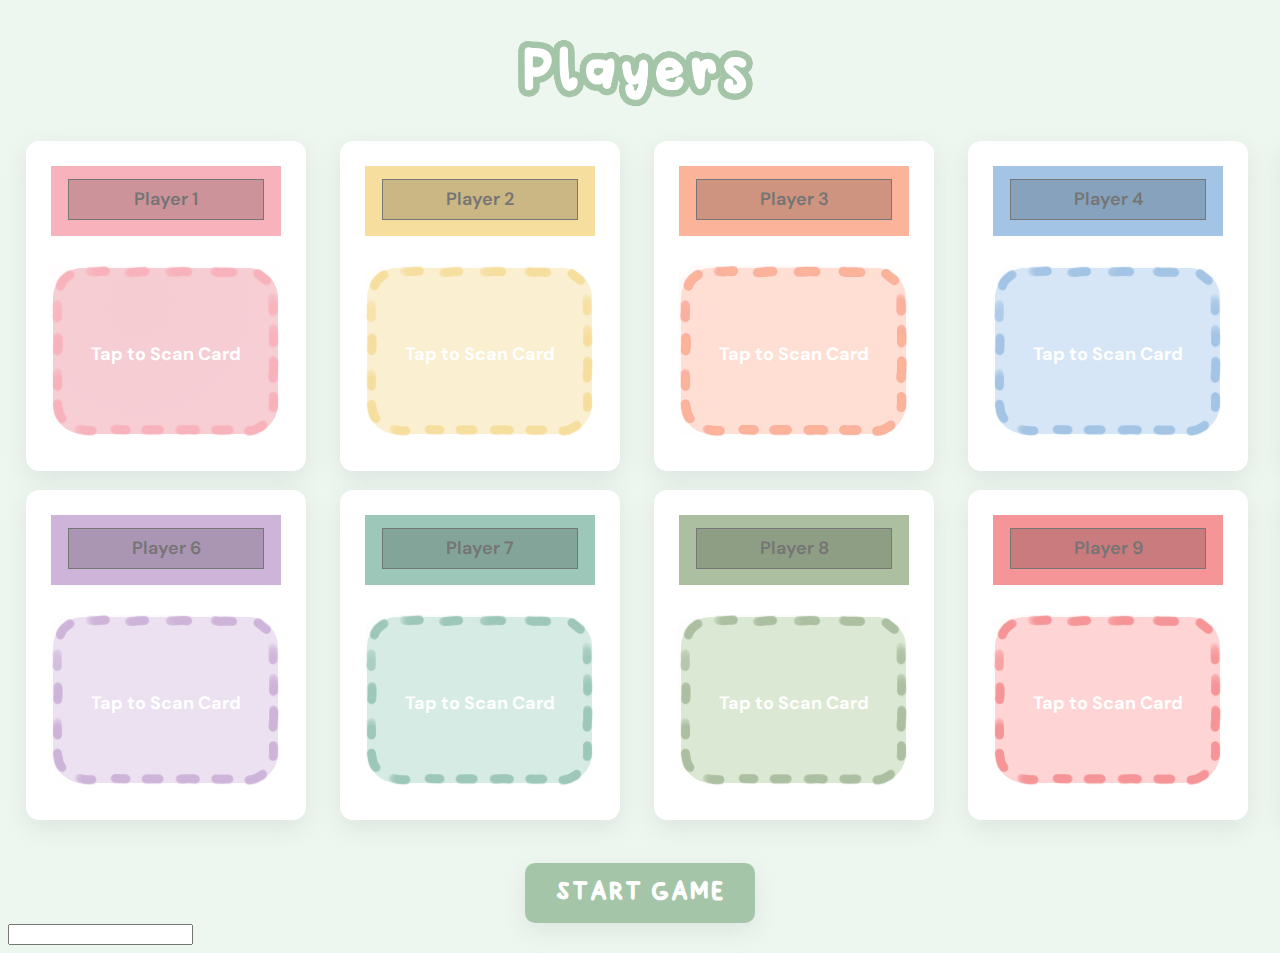
<file: index.html>
<!DOCTYPE html>
<html lang="en">
  <head>
    <script src="main2.js"></script>
    <link rel="stylesheet" href="index.css" />
    <meta charset="UTF-8" />
    <meta name="viewport" content="width=device-width, initial-scale=1.0" />
    <title>Monopoly Banking</title>
  </head>
  <body>
    <img src="players3.png" class="players" />
    <table class="table">
      <tr>
        <td>
          <div class="player_div">
            <div class="name_div" id="pd1">
              <table class="player_name_table">
                <tr>
                  <td><textarea maxlength="15" placeholder="Player 1" class="name" id="name1"></textarea></td>
                </tr>
              </table>
            </div>
            <div class="scan_div">
              <img src="" id="card1" />

              <p class="scan_text" id="text1">Tap to Scan Card</p>
            </div>
          </div>
        </td>
        <td>
          <div class="player_div">
            <div class="name_div" id="pd2">
              <table class="player_name_table">
                <tr>
                  <td><textarea maxlength="15" placeholder="Player 2" class="name" id="name2"></textarea></td>
                </tr>
              </table>
            </div>

            <div class="scan_div">
              <img src="" id="card2" />
              <p class="scan_text" id="text2">Tap to Scan Card</p>
            </div>
          </div>
        </td>
        <td>
          <div class="player_div">
            <div class="name_div" id="pd3">
              <table class="player_name_table">
                <tr>
                  <td><textarea maxlength="15" placeholder="Player 3" class="name" id="name3"></textarea></td>
                </tr>
              </table>
            </div>

            <div class="scan_div">
              <img src="3.png" id="card3" />
              <p class="scan_text" id="text3">Tap to Scan Card</p>
            </div>
          </div>
        </td>
        <td>
          <div class="player_div">
            <div class="name_div" id="pd4">
              <table class="player_name_table">
                <tr>
                  <td><textarea maxlength="15" placeholder="Player 4" class="name" id="name4"></textarea></td>
                </tr>
              </table>
            </div>

            <div class="scan_div">
              <img src="4.png" id="card4" />
              <p class="scan_text" id="text4">Tap to Scan Card</p>
            </div>
          </div>
        </td>
        <td>
          <div class="player_div">
            <div class="name_div" id="pd5">
              <table class="player_name_table">
                <tr>
                  <td><textarea maxlength="15" placeholder="Player 5" class="name" id="name5"></textarea></td>
                </tr>
              </table>
            </div>

            <div class="scan_div">
              <img src="5.png" id="card5" />
              <p class="scan_text" id="text5">Tap to Scan Card</p>
            </div>
          </div>
        </td>
      </tr>
      <tr>
        <td>
          <div class="player_div">
            <div class="name_div" id="pd6">
              <table class="player_name_table">
                <tr>
                  <td><textarea maxlength="15" placeholder="Player 6" class="name" id="name6"></textarea></td>
                </tr>
              </table>
            </div>

            <div class="scan_div">
              <img src="6.png" id="card6" />
              <p class="scan_text" id="text6">Tap to Scan Card</p>
            </div>
          </div>
        </td>
        <td>
          <div class="player_div">
            <div class="name_div" id="pd7">
              <table class="player_name_table">
                <tr>
                  <td><textarea maxlength="15" placeholder="Player 7" class="name" id="name7"></textarea></td>
                </tr>
              </table>
            </div>

            <div class="scan_div">
              <img src="7.png" id="card7" />
              <p class="scan_text" id="text7">Tap to Scan Card</p>
            </div>
          </div>
        </td>
        <td>
          <div class="player_div">
            <div class="name_div" id="pd8">
              <table class="player_name_table">
                <tr>
                  <td><textarea maxlength="15" placeholder="Player 8" class="name" id="name8"></textarea></td>
                </tr>
              </table>
            </div>

            <div class="scan_div">
              <img src="8.png" id="card8" />
              <p class="scan_text" id="text8">Tap to Scan Card</p>
            </div>
          </div>
        </td>
        <td>
          <div class="player_div">
            <div class="name_div" id="pd9">
              <table class="player_name_table">
                <tr>
                  <td><textarea maxlength="15" placeholder="Player 9" class="name" id="name9"></textarea></td>
                </tr>
              </table>
            </div>

            <div class="scan_div">
              <img src="9.png" id="card9" />
              <p class="scan_text" id="text9">Tap to Scan Card</p>
            </div>
          </div>
        </td>
        <td>
          <div class="player_div">
            <div class="name_div" id="pd10">
              <table class="player_name_table">
                <tr>
                  <td><textarea maxlength="15" placeholder="Player 10" class="name" id="name10"></textarea></td>
                </tr>
              </table>
            </div>

            <div class="scan_div">
              <img src="10.png" id="card10" />
              <p class="scan_text" id="text10">Tap to Scan Card</p>
            </div>
          </div>
        </td>
      </tr>
    </table>

    <script>
      function nextpage() {
        window.location.href = "transfer.html";
      }
    </script>

    <div class="start_div" id="submit_btn" onclick="nextpage()">
      <p>START GAME</p>
    </div>

    <input id="rfid_input" type="number" />

    <script>
      fetch(
        "https://303o2i3if5.execute-api.ap-southeast-1.amazonaws.com/v1/reset-players",
        {
          method: "POST",
          headers: {
            "Content-Type": "application/json",
          },
          body: JSON.stringify({}),
        }
      )
        .then((response) => response.json())
        .then((data) => console.log(data))
        .catch((error) => console.error("Error:", error));

      // define the callAPI function that takes a first name and last name as parameters
      var callAPI = (pnumber, prfid, pname) => {
        event.preventDefault();
        // instantiate a headers object
        var myHeaders = new Headers();
        // add content type header to object
        myHeaders.append("Content-Type", "application/json");
        // using built in JSON utility package turn object to string and store in a variable
        var raw = JSON.stringify({
          player_number: pnumber,
          player_rfid: prfid,
          player_name: pname
        });
        // create a JSON object with parameters for API call and store in a variable
        var requestOptions = {
          method: "POST",
          headers: myHeaders,
          body: raw,
          redirect: "follow",
        };
        // make API call with parameters and use promises to get response
        fetch(
          "https://303o2i3if5.execute-api.ap-southeast-1.amazonaws.com/v1/scan-player",
          requestOptions
        )
          .then((response) => response.text())
          .catch((error) => console.log("error", error));
      };
    </script>
  </body>
</html>
</file>
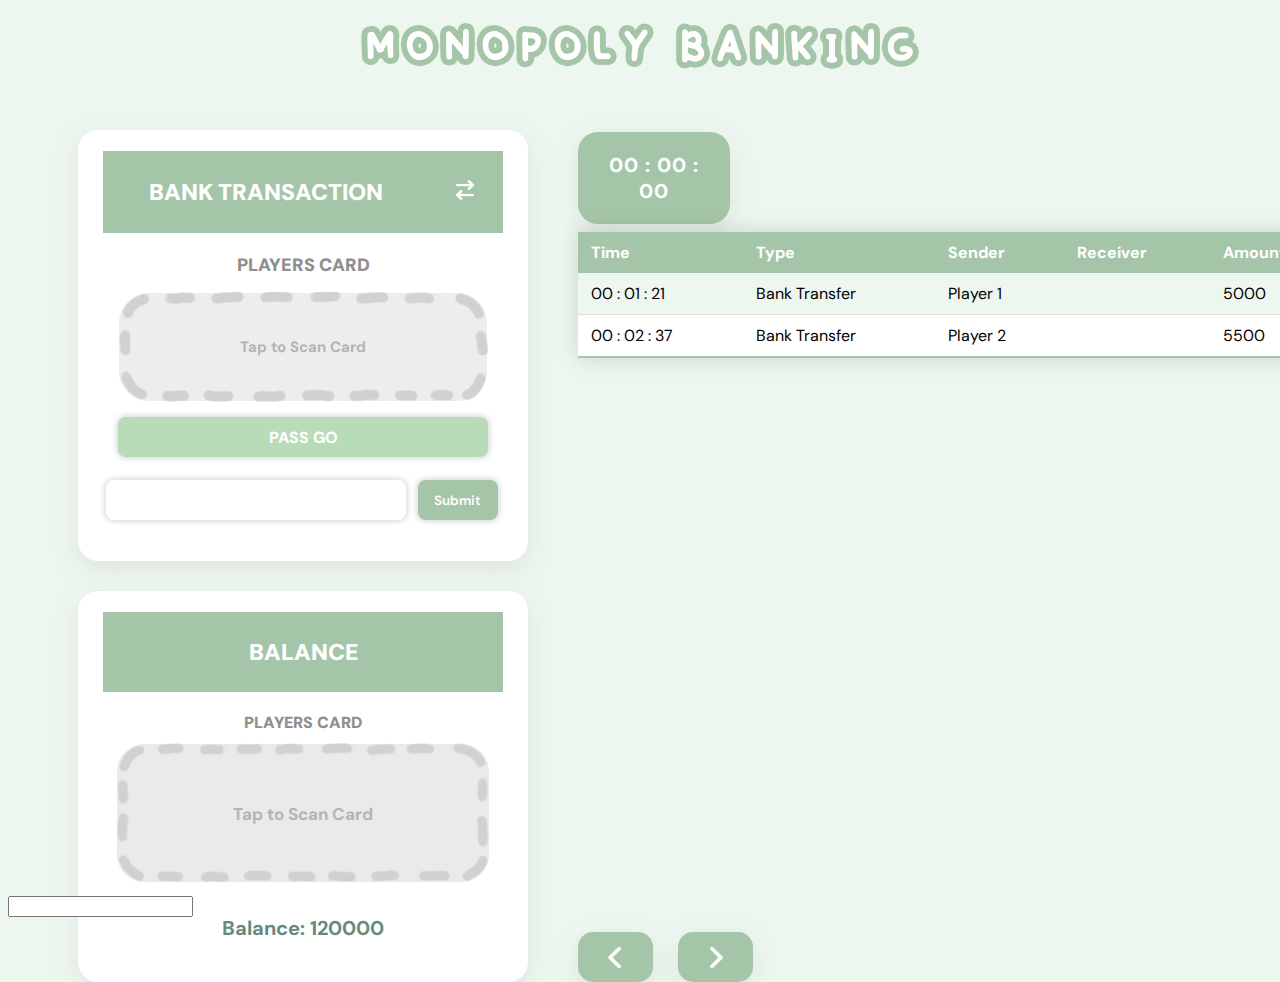
<file: bank.html>
<!DOCTYPE html>
<html lang="en">
  <head>
    <script src="bank.js"></script>
    <meta charset="UTF-8" />
    <link rel="stylesheet" href="bank.css" />
    <meta name="viewport" content="width=device-width, initial-scale=1.0" />
    <title>Monopoly Banking</title>
  </head>
  <body>

    <script>
      function transferpage() {
        window.location.href = "transfer.html";
    }
    </script>

    <img src="monopolybanking2.png" class="title_img">

    <div class="body_div">
        <div class="bank_card">
            <div class="">
              <table class="bank_div">
                <tr>
                  <td class="td1"><p>BANK TRANSACTION</p></td>
                  <td><img src="reverse.png" class="arrow_img" onclick="transferpage()"/></td>
                </tr>
              </table>
            </div>
            <p class="playercard_text">PLAYERS CARD</p>
      
            <div class="playercard_div">
              <img src="" class="playerscard_scan" id="playerscard_scan" alt="">
              <p class="playerscard_text" id="playerscard_text">Tap to Scan Card</p>
            </div>
      
            <div class="passgo_button">PASS GO</div>
      
            <table class="input_table2">
              <tr>
                <td>
                  <input id="input_amount" type="number" />
                </td>
                <td>
                  <input id="submit_amount" type="submit" />
                </td>
              </tr>
            </table>
          </div>

          <div class="balance_card">
            <div class="balance_div">
              <p class="balance_text">BALANCE</p>
            </div>
      
            <p class="balancecard_text">PLAYERS CARD</p>
            <img src="balancecard_scan.png" class="balancecard_scan" id="balancecard_scan">
            <p class="scanbalance_text" id="balancecard_text">Tap to Scan Card</p>
            <p class="balanceamount_text">Balance: 120000</p>
          </div>

          <div class="time_div">
            <p class="time">00 : 00 : 00</p>
          </div>

          <table class="styled-table">
            <thead>
                <tr>
                    <th>Time</th>
                    <th>Type</th>
                    <th>Sender</th>
                    <th>Receiver</th>
                    <th>Amount</th>
                </tr>
            </thead>
            <tbody>
                <tr>
                    <td>00 : 01 : 21</td>
                    <td>Bank Transfer</td>
                    <td>Player 1</td>
                    <td></td>
                    <td>5000</td>
                </tr>
                <tr >
                    <td>00 : 02 : 37</td>
                    <td>Bank Transfer</td>
                    <td>Player 2</td>
                    <td></td>
                    <td>5500</td>
                </tr>
                
            </tbody>
        </table>    

        <div class="button_page" id="left_button"><img class="arrow" src="left_arrow.png" alt=""></div>
        <div class="button_page" id="right_button"><img class="arrow" src="right_arrow.png" alt=""></div>
    </div>

    <input id="rfid_input" type="number">

    
  </body>
</html>
</file>
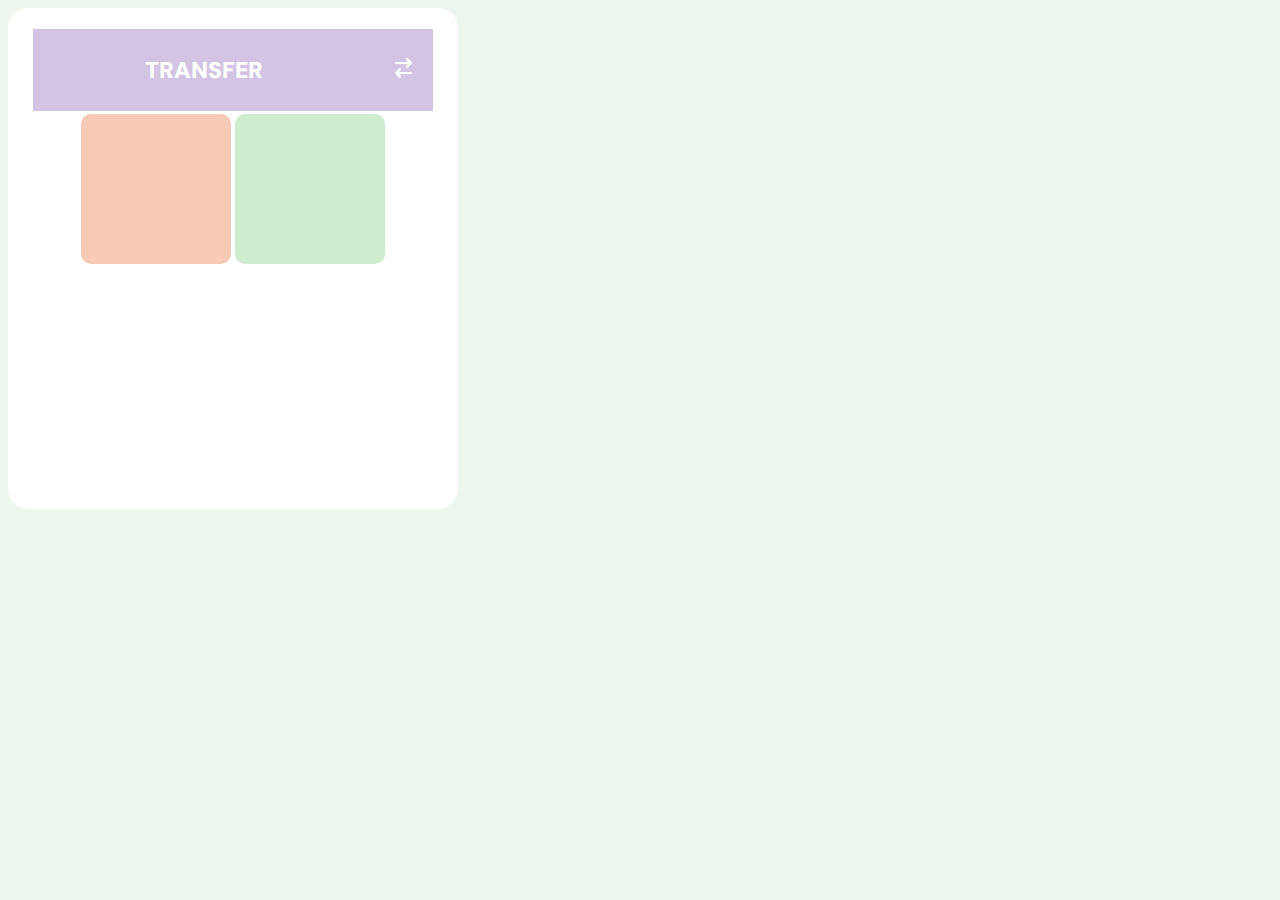
<file: main.html>
<!DOCTYPE html>
<html lang="en">
  <head>
    <meta charset="UTF-8" />
    <link rel="stylesheet" href="main.css" />
    <meta name="viewport" content="width=device-width, initial-scale=1.0" />
    <title>Monopoly Banking</title>
  </head>
  <body>
    <div class="transfer_card">
      <div class="">
        <table class="transfer_div">
          <tr>
            <td><p>TRANSFER</p></td>
            <td><img src="reverse.png" class="arrow_img"></td>
          </tr>
        </table>
      </div>

      <table class="scan_table">
        <tr>
          <td>
            <div class="sender_div">

            </div>
          </td>
          <td>
            <div class="receiver_div">
              
            </div>
          </td>
        </tr>
      </table>
      
    </div>
  </body>
</html>
</file>
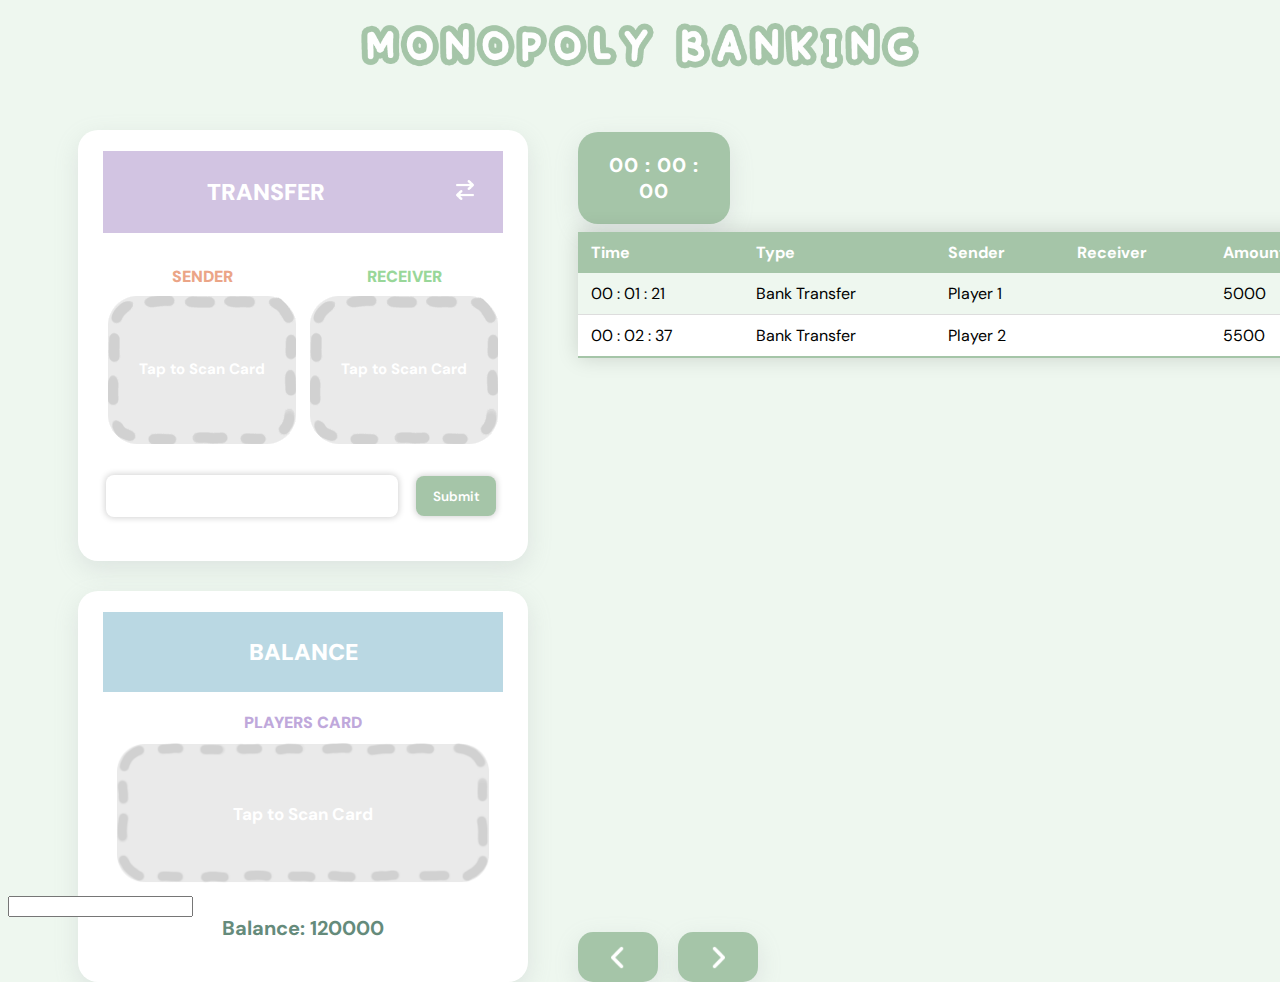
<file: transfer.html>
<!DOCTYPE html>
<html lang="en">
  <head>
    <script src="transfer.js"></script>
    <meta charset="UTF-8" />
    <link rel="stylesheet" href="transfer.css" />
    <meta name="viewport" content="width=device-width, initial-scale=1.0" />
    <title>Monopoly Banking</title>
  </head>
  <body>
    <script>
      function bankpage() {
        window.location.href = "bank.html";
      }
    </script>

    <img src="monopolybanking2.png" class="title_img" />

    <div class="body_div">
      <div class="transfer_card">
        <div class="">
          <table class="transfer_div">
            <tr>
              <td class="td1"><p>TRANSFER</p></td>
              <td>
                <img src="reverse.png" class="arrow_img" onclick="bankpage()" />
              </td>
            </tr>
          </table>
        </div>

        <table class="scan_table">
          <tr>
            <td><p class="sender_text">SENDER</p></td>
            <td><p class="receiver_text">RECEIVER</p></td>
          </tr>
          <tr>
            <td>
              <div class="sender_div">
                <img src="" alt="" id="sender_scan" />
                <p class="scan_text" id="sender_text">Tap to Scan Card</p>
              </div>
            </td>
            <td>
              <div class="receiver_div">
                <img src="" alt="" id="receiver_scan" />
                <p class="scan_text" id="receiver_text">Tap to Scan Card</p>
              </div>
            </td>
          </tr>
        </table>

        <table class="input_table">
          <tr>
            <td>
              <input id="input_amount" type="number" />
            </td>
            <td>
              <input id="submit_amount" type="submit" />
            </td>
          </tr>
        </table>
      </div>

      <div class="balance_card">
        <div class="balance_div">
          <p class="balance_text">BALANCE</p>
        </div>

        <p class="balancecard_text">PLAYERS CARD</p>
        <img
          src="balancecard_scan.png"
          class="balancecard_scan"
          id="balancecard_scan"
        />
        <p class="scanbalance_text" id="balancecard_text">Tap to Scan Card</p>
        <p class="balanceamount_text">Balance: 120000</p>
      </div>

      <div class="time_div">
        <p class="time">00 : 00 : 00</p>
      </div>

      <table class="styled-table">
        <thead>
          <tr>
            <th>Time</th>
            <th>Type</th>
            <th>Sender</th>
            <th>Receiver</th>
            <th>Amount</th>
          </tr>
        </thead>
        <tbody>
          <tr>
            <td>00 : 01 : 21</td>
            <td>Bank Transfer</td>
            <td>Player 1</td>
            <td></td>
            <td>5000</td>
          </tr>
          <tr>
            <td>00 : 02 : 37</td>
            <td>Bank Transfer</td>
            <td>Player 2</td>
            <td></td>
            <td>5500</td>
          </tr>
        </tbody>
      </table>

      <div class="button_page" id="left_button">
        <img class="arrow" src="left_arrow.png" alt="" />
      </div>
      <div class="button_page" id="right_button">
        <img class="arrow" src="right_arrow.png" alt="" />
      </div>
    </div>

    <input id="rfid_input" type="number" />

    <script>
      // async function i() {

      //   await fetch(
      //   "https://303o2i3if5.execute-api.ap-southeast-1.amazonaws.com/v1/get-player",
      //   {
      //     method: "POST",
      //     headers: {
      //       "Content-Type": "application/json",
      //     },
      //     body: JSON.stringify({}),
      //   }
      // )
      //   .then((response) => response.json())
      //   .then((data) => (responseData = data))
      // }

      // i();

      // console.log(responseData);
    </script>
  </body>
</html>
</file>
<file: index.css>
@font-face {
  font-family: dmsans;
  src: url("dmsans.ttf");
}

@font-face {
  font-family: winkle;
  src: url("Winkle-Regular.ttf");
}

body {
  background-color: #eef7ef;
  font-family: "dmsans", sans-serif;
}

.players_text {
  font-weight: 900;
  margin-top: 50px;
  font-size: 40px;
  color: #19251b;
  text-align: center;
}

.title_div {
  margin: auto;
}

.players {
  height: 130px;
  display: block;
  margin-left: auto;
  margin-right: auto;
}

.player_div {
  margin-top: px;
  margin-left: 15px;
  margin-right: 15px;
  margin-bottom: 15px;
  width: 280px;
  height: 305px;
  border-radius: 13px;
  background-color: white;
  padding-top: 25px;
  box-shadow: rgba(149, 157, 165, 0.2) 0px 8px 24px;
}

#pd1 {
  background-color: #f8b2bc;
}

#pd2 {
  background-color: #f6de9f;
}

#pd3 {
  background-color: #fbb39a;
}

#pd4 {
  background-color: #a3c4e4;
}

#pd5 {
  background-color: #b2b4da;
}

#pd6 {
  background-color: #ceb4d9;
}

#pd7 {
  background-color: #9dc7b9;
}

#pd8 {
  background-color: #acbfa1;
}

#pd9 {
  background-color: #f59597;
}

#pd10 {
  background-color: #b4e5ed;
}

.name_div {
  width: 230px;
  height: 70px;
  margin: auto;
}


.name {
  font-family: 'dmsans';
  font-weight: 600;
  color: white;
  text-align: center;
  font-size: 18px;
  margin: 0;
  vertical-align: middle;
  background-color: #0000002c;
  height: 25px;
  width: 180px;
  margin-top: 10px;
  display: block;
  margin-left: auto;
  margin-right: auto;
  padding: 7px;
  resize: none;
  
}

.scan_div {
  text-align: center;
  font-size: 18px;
  color: white;
  font-weight: 700;
  height: 170px;
  width: 230px;
  margin: auto;
  border-radius: 20px;
  margin-top: 30px;
  cursor: pointer;
}

.scan_text {
  margin-top: -100px;
}

.table {
  margin: auto;
}

#card1 {
  height: 170px;
  width: 230px;
}

.edit_icon {
  height: 18px;
  margin-right: 5px;
}

.player_name_table {
  width: 230px;
  margin: 0;
}

.start_div {
  margin: auto;
  margin-top: -10px;
  border-radius: 10px;
  font-family: winkle, sans-serif;
  color: white;
  background-color: #a5c5a8;
  font-size: 35px;
  width: 230px;
  text-align: center;
  height: 60px;
  vertical-align: middle;
  line-height: 60px;
  box-shadow: rgba(149, 157, 165, 0.2) 0px 8px 24px;
}

.start_div:hover {
  color: rgb(242, 242, 242);
  background-color: #9ab79d;
}
</file>
<file: bank.css>
@font-face {
    font-family: dmsans;
    src: url("dmsans.ttf");
  }
  
  @font-face {
    font-family: winkle;
    src: url("Winkle-Regular.ttf");
  }
  
  body {
    background-color: #eef7ef;
    font-family: "dmsans", sans-serif;
  }
  
  .bank_card {
    margin-left: 50px;
    margin-top: 20px;
    height: 430px;
    width: 450px;
    background-color: white;
    border-radius: 20px;
    padding-top: 1px;
    box-shadow: rgba(149, 157, 165, 0.2) 0px 8px 24px;
  }
  
  .bank_div {
    height: 30px;
    width: 400px;
    background-color: #a5c5a8;
    margin: auto;
    text-align: center;
    vertical-align: auto;
    line-height: 30px;
    color: white;
    font-weight: 900;
    font-size: 23px;
    margin-top: 20px;
  }
  
  .balance_card {
    margin-left: 50px;
    margin-top: 30px;
    height: 390px;
    width: 450px;
    background-color: white;
    border-radius: 20px;
    padding-top: 1px;
    box-shadow: rgba(149, 157, 165, 0.2) 0px 8px 24px;
  }
  
  .balance_div {
    height: 80px;
    width: 400px;
    background-color: #a5c5a8;
    margin: auto;
    text-align: center;
    vertical-align: auto;
    line-height: 30px;
    color: white;
    font-weight: 900;
    font-size: 23px;
    margin-top: 20px;
  }
  
  .balance_text {
    margin: auto;
    text-align: center;
    vertical-align: auto;
    line-height: 80px;
    color: white;
    font-weight: 900;
    font-size: 23px;
    margin-top: 20px;
  }
  
  .arrow_img {
    height: 20px;
  }
  
  .td1 {
    width: 320px;
  }
  
  .scan_table {
    margin: auto;
    margin-top: 10px;
  }

  .playerscard_text{
    color: #b4b4b4;
    margin-top: -70px;
    text-align: center;
    font-size: 15px;
  }

  .playercard_text{
    font-weight: 900;
    color: #8f8f8f;
    text-align: center;
    margin: 0;
    margin-top: 20px;
    font-size: 18px;
  }

  .playercard_div{
    margin: auto;
    height: 110px;
    width: 370px;
    border-radius: 10px;
    font-weight: 700;
    color: white;
    align-content: center;
    font-size: 17px;
  }

  .scan_text {
    margin-top: -90px;
    text-align: center;
    font-size: 15px;
    color: #b4b4b4;
  }
  
  .scanbalance_text {
    font-weight: 700;
    color: #b4b4b4;
    margin-top: -80px;
    text-align: center;
    font-size: 17px;
  }
  
  #input_amount {
    border: none;
    box-shadow: 0 0 5pt 0.5pt #d3d3d3;
    border-radius: 8px;
    height: 40px;
    width: 270px;
    padding: 0 15px;
    font-family: dmsans;
    font-size: 18px;
  }
  
  .input_table {
    width: 400px;
    margin: auto;
    margin-top: 70px;
  }
  
  .input_table2 {
    width: 400px;
    margin: auto;
    margin-top: 20px;
  }
  
  #submit_amount {
    height: 40px;
    width: 80px;
    font-weight: 600;
    color: white;
    background-color: #a5c5a8;
    border: none;
    font-family: dmsans;
    border-radius: 8px;
    box-shadow: 0 0 5pt 0.5pt #d3d3d3;
    cursor: pointer;
  }
  
  .body_div {
    height: 85vh;
    width: 97vw;
    padding: 20px;
  }
  
  .title_img {
    height: 50px;
    display: block;
    margin-left: auto;
    margin-right: auto;
    margin-top: 20px;
    margin-bottom: 20px;
  }
  
  .balancecard_scan {
    height: 140px;
    display: block;
    margin-left: auto;
    margin-right: auto;
  }
  
  .balancecard_text {
    font-weight: 900;
    color: #8f8f8f;
    text-align: center;
    margin: 0;
    margin-top: 20px;
    margin-bottom: 10px;
  }
  
  .balanceamount_text {
    font-weight: 700;
    color: #658b7b;
    font-size: 20px;
    text-align: center;
    margin-top: 90px;
  }
  
  .styled-table {
      width: 60vw;
      position: absolute;
      margin: -750px 550px;
      border-collapse: collapse;
      font-size: 16px;
      font-family: dmsans;
      min-width: 400px;
      box-shadow: 0 0 20px rgba(0, 0, 0, 0.15);
  }
  
  .styled-table thead tr {
      background-color: #a5c5a8;
      color: #ffffff;
      text-align: left;
  }
  
  .styled-table th,
  .styled-table td {
      padding: 10px 13px;
  }
  
  .styled-table tbody tr {
      border-bottom: 1px solid #dddddd;
  }
  
  .styled-table tbody tr:nth-of-type(even) {
      background-color: #ffffff;
  }
  
  .styled-table tbody tr:last-of-type {
      border-bottom: 2px solid #a5c5a8;
  }
  
  .time_div{
      position: absolute;
      background-color: #a5c5a8;
      height: fit-content;
      width: fit-content;
      padding: 0px 30px;
      margin: -850px 550px;
      border-radius: 20px;
    box-shadow: rgba(149, 157, 165, 0.2) 0px 8px 24px;
  }
  
  .time{
    color: white;
      text-align: center;
      font-weight: 800;
      letter-spacing: 1px;
      font-size: 20px;
  }
  
  .button_page{
    box-shadow: rgba(149, 157, 165, 0.2) 0px 8px 24px;
    text-align: center;
    background-color: #a5c5a8;
    border-radius: 15px;
    color: white;
    font-family: dmsans;
    font-weight: 900;
    height: 50px;
    width: 75px;
    font-size: 30px;
  }
  
  #left_button{
    position: absolute;
    margin-top: -50px;
    margin-left: 550px;
    align-items: center;
    justify-content: center;
  }
  #right_button{
    position: absolute;
    margin-top: -50px;
    margin-left: 650px;
  }
  
  .arrow{
    height: 25px;
    position: absolute;
    margin: auto;
      top: 0;
      left: 0;
      right: 0;
      bottom: 0;
  }
  
  #sender_scan, #receiver_scan, #sender_text, #receiver_text, #balancecard_scan, #balancecard_text{
    cursor: pointer;
  }

  .bank_card{
    height: 430px;
    width: 450px;
    background-color: white;
    border-radius: 20px;
    padding-top: 1px;
    box-shadow: rgba(149, 157, 165, 0.2) 0px 8px 24px;
  }
  
  .bank_div{
    height: 30px;
    width: 400px;
    background-color: #a5c5a8;
    margin: auto;
    text-align: center;
    vertical-align: auto;
    line-height: 30px;
    color: white;
    font-weight: 900;
    font-size: 23px;
    margin-top: 20px;
  }
  
  .passgo_button{
    width: 370px;
    margin: auto;
    background-color: #b7dcb7;
    border-radius: 8px;
    height: 40px;
    margin-top: 30px;
    text-align: center;
    align-content: center;
    font-weight: 800;
    color: white;
    box-shadow: 0 0 5pt 0.5pt #D3D3D3;
    cursor: pointer;
  }
  
  .passgo_button:hover{
    background-color: #afd3b3;
  }
</file>
<file: main.css>
@font-face {
  font-family: dmsans;
  src: url("dmsans.ttf");
}

@font-face {
  font-family: winkle;
  src: url("Winkle-Regular.ttf");
}

body {
  background-color: #eef7ef;
  font-family: "dmsans", sans-serif;
}

.transfer_card{
    height: 500px;
    width: 450px;
    background-color: white;
    border-radius: 20px;
    padding-top: 1px;
}

.transfer_div{
    height: 30px;
    width: 400px;
    background-color: #d2c4e2;
    margin: auto;
    text-align: center;
    vertical-align: auto;
    line-height: 30px;
    color: white;
    font-weight: 900;
    font-size: 23px;
    margin-top: 20px;
}

.arrow_img{
  height: 20px;
}

.scan_table{
  margin: auto;
}

.sender_div{
  height: 150px;
  width: 150px;
  background-color: #f7cab7;
  border-radius: 10px;
}

.receiver_div{
  height: 150px;
  width: 150px;
  background-color: #ceedce;
  border-radius: 10px;
}
</file>
<file: transfer.css>
@font-face {
  font-family: dmsans;
  src: url("dmsans.ttf");
}

@font-face {
  font-family: winkle;
  src: url("Winkle-Regular.ttf");
}

body {
  background-color: #eef7ef;
  font-family: "dmsans", sans-serif;
}

.transfer_card {
  margin-left: 50px;
  margin-top: 20px;
  height: 430px;
  width: 450px;
  background-color: white;
  border-radius: 20px;
  padding-top: 1px;
  box-shadow: rgba(149, 157, 165, 0.2) 0px 8px 24px;
}

.transfer_div {
  height: 30px;
  width: 400px;
  background-color: #d2c4e2;
  margin: auto;
  text-align: center;
  vertical-align: auto;
  line-height: 30px;
  color: white;
  font-weight: 900;
  font-size: 23px;
  margin-top: 20px;
}

.balance_card {
  margin-left: 50px;
  margin-top: 30px;
  height: 390px;
  width: 450px;
  background-color: white;
  border-radius: 20px;
  padding-top: 1px;
  box-shadow: rgba(149, 157, 165, 0.2) 0px 8px 24px;
}

.balance_div {
  height: 80px;
  width: 400px;
  background-color: #bad8e3;
  margin: auto;
  text-align: center;
  vertical-align: auto;
  line-height: 30px;
  color: white;
  font-weight: 900;
  font-size: 23px;
  margin-top: 20px;
}

.balance_text {
  margin: auto;
  text-align: center;
  vertical-align: auto;
  line-height: 80px;
  color: white;
  font-weight: 900;
  font-size: 23px;
  margin-top: 20px;
}

.arrow_img {
  height: 20px;
}

.td1 {
  width: 320px;
}

.scan_table {
  margin: auto;
  margin-top: 10px;
}

.sender_div {
  border-radius: 10px;
  margin: 5px;
  font-weight: 700;
  color: white;
  align-content: center;
  font-size: 17px;
}

.receiver_div {
  border-radius: 10px;
  margin: 5px;
  font-weight: 700;
  color: white;
  align-content: center;
  font-size: 17px;
}

.sender_text {
  font-weight: 900;
  color: #eba587;
  text-align: center;
  margin: 0;
  margin-top: 20px;
}

.receiver_text {
  font-weight: 900;
  color: #99d799;
  text-align: center;
  margin: 0;
  margin-top: 20px;
}

.scan_text {
  margin-top: -90px;
  text-align: center;
  font-size: 15px;
}

.scanbalance_text {
  font-weight: 700;
  color: white;
  margin-top: -80px;
  text-align: center;
  font-size: 17px;
}

#input_amount {
  border: none;
  box-shadow: 0 0 5pt 0.5pt #d3d3d3;
  border-radius: 8px;
  height: 40px;
  width: 270px;
  padding-left: 20px;
  font-family: dmsans;
  font-size: 18px;
}

.input_table {
  width: 400px;
  margin: auto;
  margin-top: 70px;
}

.input_table2 {
  width: 400px;
  margin: auto;
  margin-top: 20px;
}

#submit_amount {
  height: 40px;
  width: 80px;
  font-weight: 600;
  color: white;
  background-color: #a5c5a8;
  border: none;
  font-family: dmsans;
  border-radius: 8px;
  box-shadow: 0 0 5pt 0.5pt #d3d3d3;
  cursor: pointer;
}

.body_div {
  height: 85vh;
  width: 97vw;
  padding: 20px;
}

.title_img {
  height: 50px;
  display: block;
  margin-left: auto;
  margin-right: auto;
  margin-top: 20px;
  margin-bottom: 20px;
}

.balancecard_scan {
  height: 140px;
  display: block;
  margin-left: auto;
  margin-right: auto;
}

.balancecard_text {
  font-weight: 900;
  color: #bfa8db;
  text-align: center;
  margin: 0;
  margin-top: 20px;
  margin-bottom: 10px;
}

.balanceamount_text {
  font-weight: 700;
  color: #658b7b;
  font-size: 20px;
  text-align: center;
  margin-top: 90px;
}

.styled-table {
    width: 60vw;
    position: absolute;
    margin: -750px 550px;
    border-collapse: collapse;
    font-size: 16px;
    font-family: dmsans;
    min-width: 400px;
    box-shadow: 0 0 20px rgba(0, 0, 0, 0.15);
}

.styled-table thead tr {
    background-color: #a5c5a8;
    color: #ffffff;
    text-align: left;
}

.styled-table th,
.styled-table td {
    padding: 10px 13px;
}

.styled-table tbody tr {
    border-bottom: 1px solid #dddddd;
}

.styled-table tbody tr:nth-of-type(even) {
    background-color: #ffffff;
}

.styled-table tbody tr:last-of-type {
    border-bottom: 2px solid #a5c5a8;
}

.time_div{
    position: absolute;
    background-color: #a5c5a8;
    height: fit-content;
    width: fit-content;
    padding: 0px 30px;
    margin: -850px 550px;
    border-radius: 20px;
  box-shadow: rgba(149, 157, 165, 0.2) 0px 8px 24px;
}

.time{
  color: white;
    text-align: center;
    font-weight: 800;
    letter-spacing: 1px;
    font-size: 20px;
}

.button_page{
  box-shadow: rgba(149, 157, 165, 0.2) 0px 8px 24px;
  text-align: center;
  background-color: #a5c5a8;
  border-radius: 15px;
  color: white;
  font-family: dmsans;
  font-weight: 900;
  height: 50px;
  width: 80px;
  font-size: 30px;
}

#left_button{
  position: absolute;
  margin-top: -50px;
  margin-left: 550px;
  align-items: center;
  justify-content: center;
}
#right_button{
  position: absolute;
  margin-top: -50px;
  margin-left: 650px;
}

.arrow{
  height: 25px;
  position: absolute;
  margin: auto;
    top: 0;
    left: 0;
    right: 0;
    bottom: 0;
}
</file>
